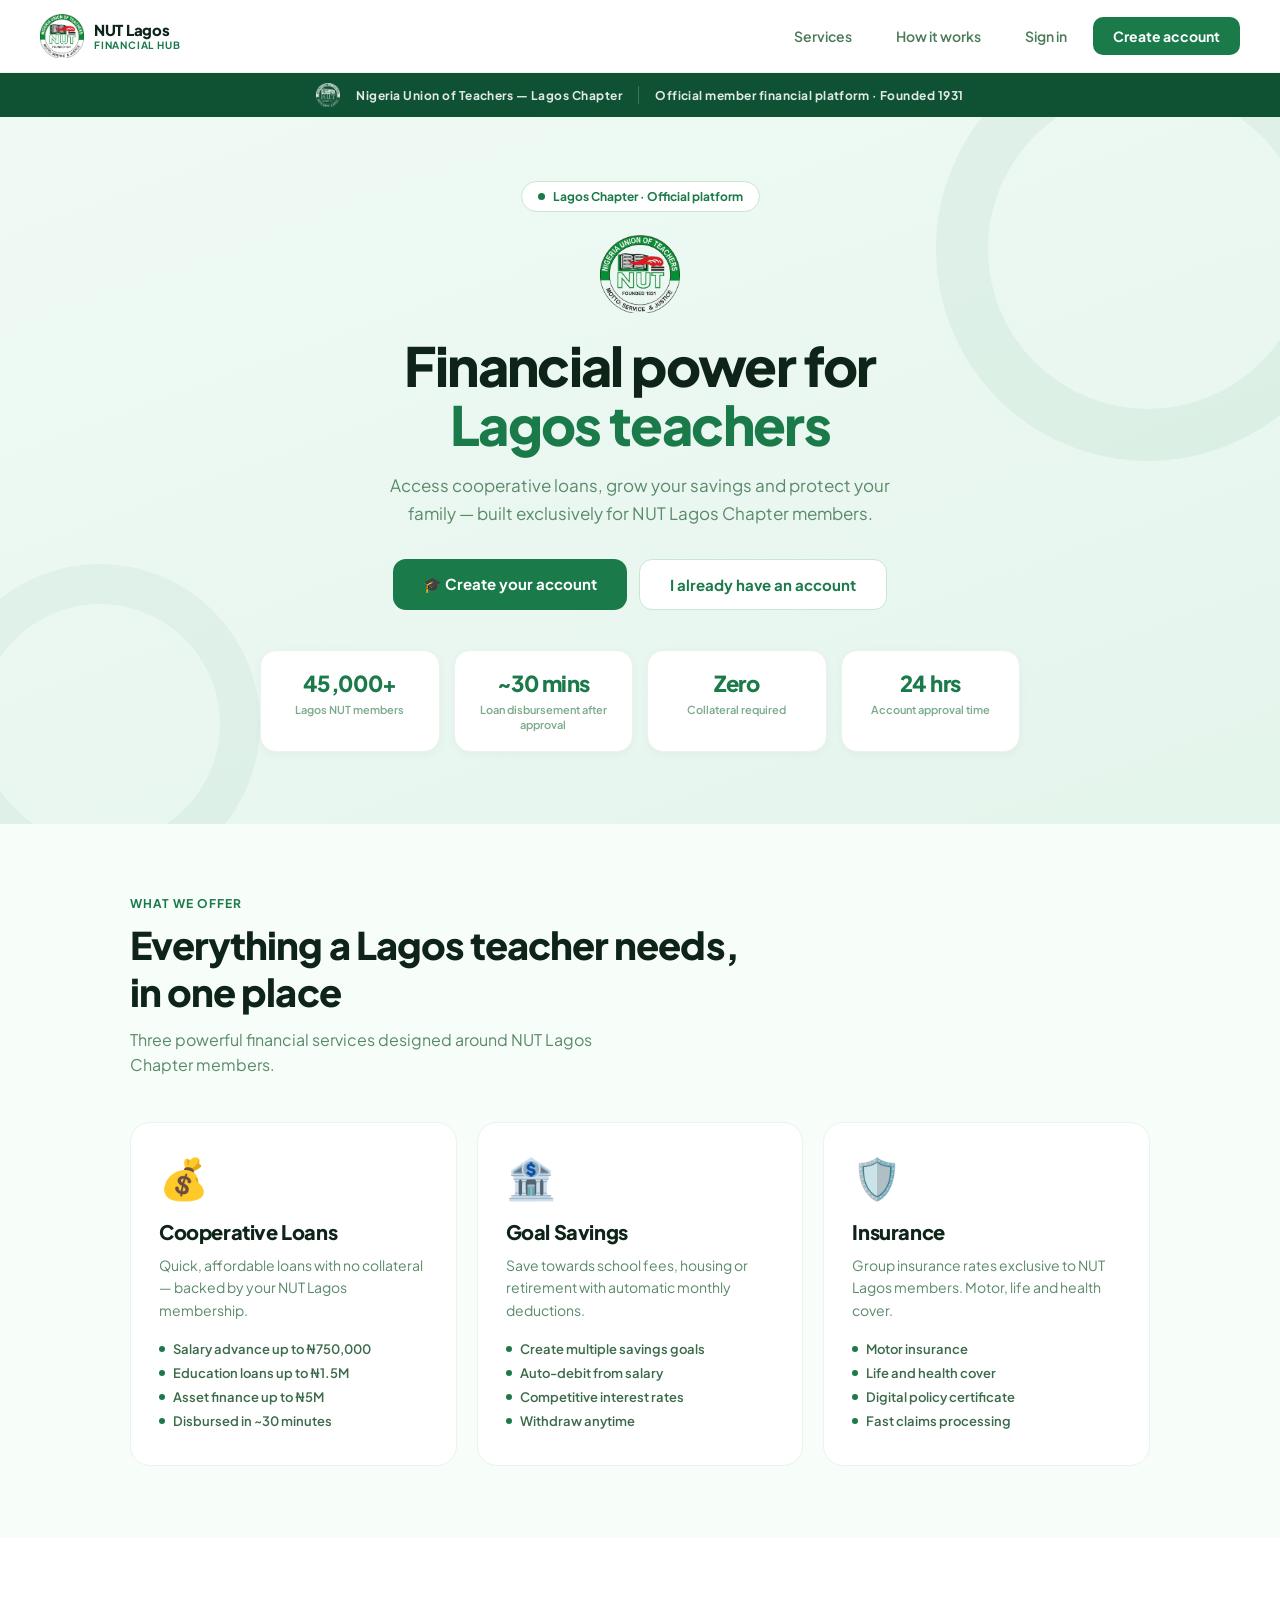
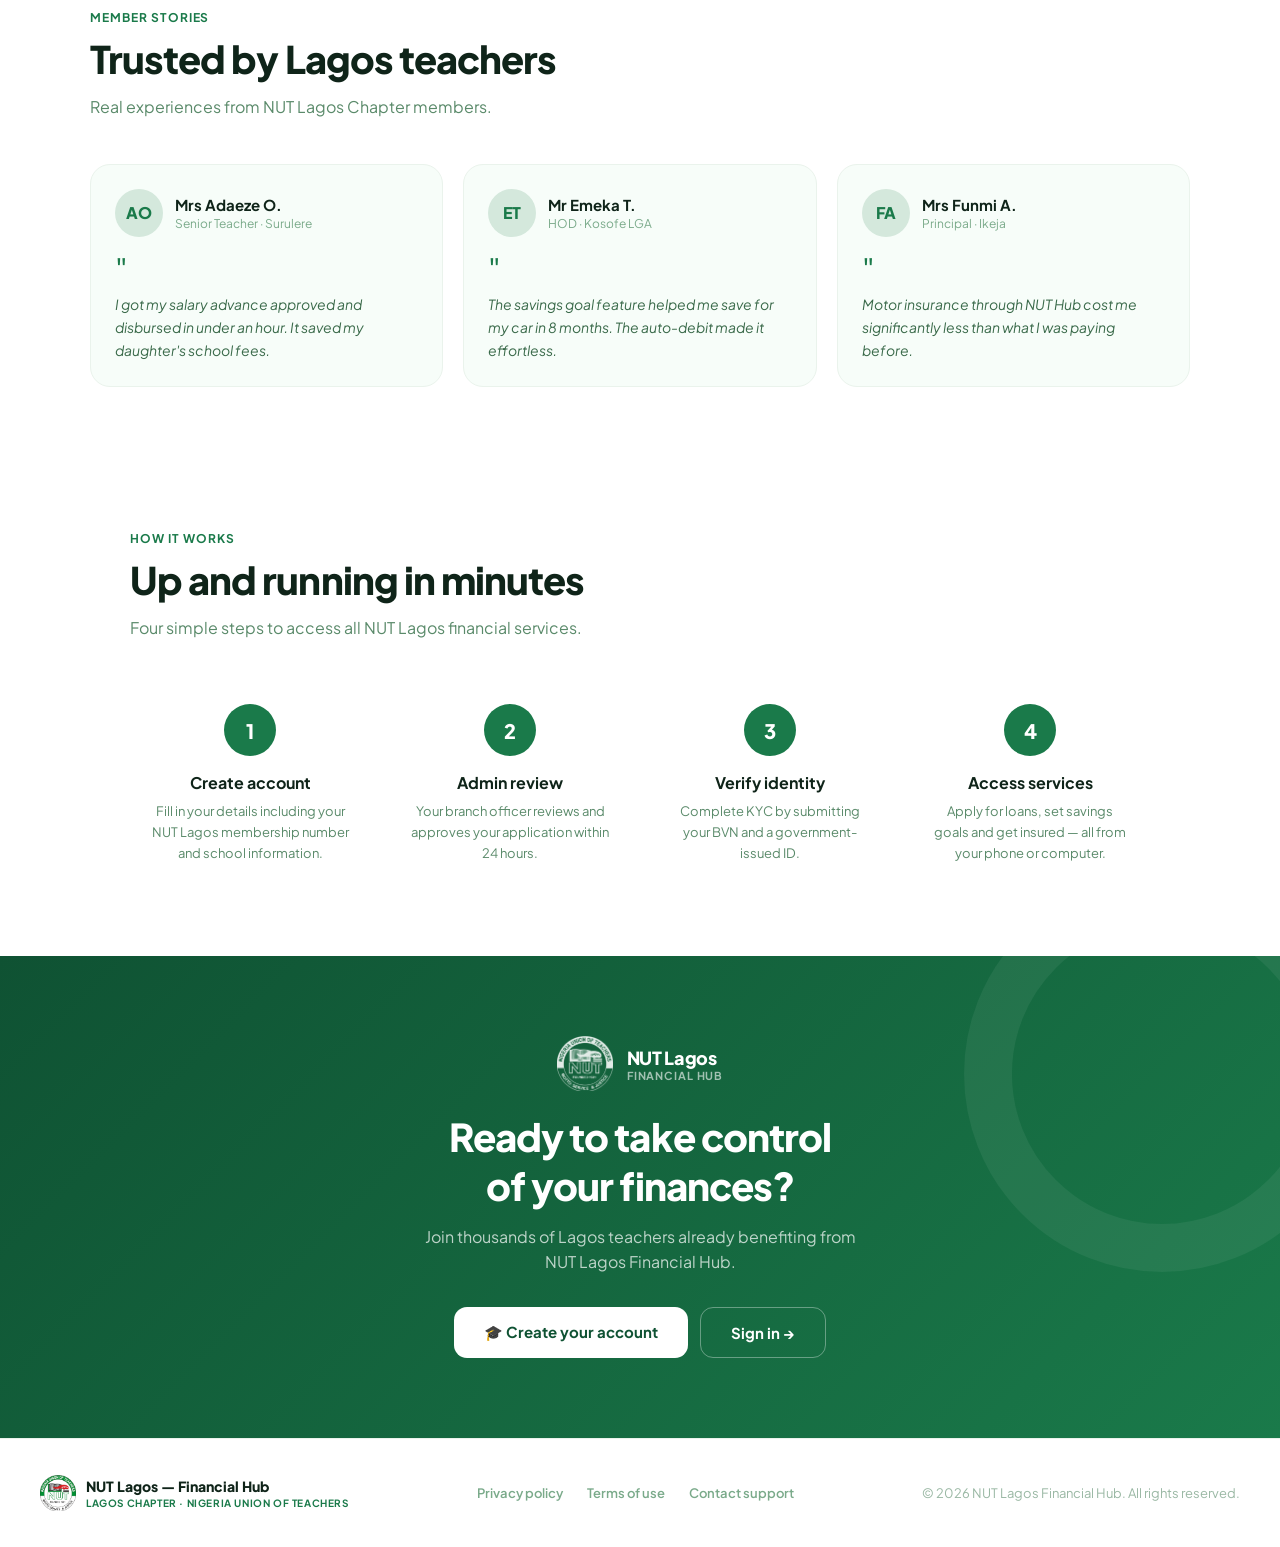
<file: index.html>
<!DOCTYPE html>
<html lang="en">
<head>
  <meta charset="UTF-8" />
  <meta name="viewport" content="width=device-width, initial-scale=1.0" />
  <title>NUT Lagos — Financial Hub</title>
  <link href="https://fonts.googleapis.com/css2?family=Plus+Jakarta+Sans:wght@400;500;600;700;800&display=swap" rel="stylesheet" />
  <style>
    * { box-sizing: border-box; margin: 0; padding: 0; }
    body { font-family: 'Plus Jakarta Sans', sans-serif; -webkit-font-smoothing: antialiased; }

    /* ── DESKTOP (default) ── */
    .mobile-view { display: none; }
    .desktop-view { display: block; }

    /* ── MOBILE ── */
    @media (max-width: 768px) {
      .desktop-view { display: none; }
      .mobile-view {
        display: flex;
        flex-direction: column;
        min-height: 100vh;
        background: linear-gradient(160deg, #0f5233 0%, #1a7a4a 60%, #2a9a5a 100%);
        color: white;
      }
    }

    /* ════════════════════════════════
       MOBILE STYLES
    ════════════════════════════════ */
    .m-status {
      padding: 14px 24px 0;
      display: flex;
      justify-content: space-between;
      align-items: center;
    }

    .m-status-time {
      font-size: 13px;
      font-weight: 700;
      color: rgba(255,255,255,0.7);
    }

    .m-status-icons {
      font-size: 12px;
      color: rgba(255,255,255,0.6);
    }

    .m-body {
      flex: 1;
      display: flex;
      flex-direction: column;
      align-items: center;
      padding: 28px 24px 20px;
      text-align: center;
    }

    .m-logo {
      width: 80px;
      height: 80px;
      object-fit: contain;
      margin-bottom: 16px;
      filter: brightness(0) invert(1);
      opacity: 0.92;
    }

    .m-chapter-pill {
      display: inline-flex;
      align-items: center;
      gap: 6px;
      padding: 6px 14px;
      background: rgba(255,255,255,0.12);
      border: 1px solid rgba(255,255,255,0.2);
      border-radius: 999px;
      font-size: 11px;
      font-weight: 700;
      color: rgba(255,255,255,0.88);
      margin-bottom: 20px;
    }

    .m-chapter-dot {
      width: 5px;
      height: 5px;
      border-radius: 50%;
      background: #f5d98a;
    }

    .m-h1 {
      font-size: 30px;
      font-weight: 800;
      color: white;
      letter-spacing: -0.03em;
      line-height: 1.1;
      margin-bottom: 12px;
    }

    .m-h1 span { color: #f5d98a; }

    .m-sub {
      font-size: 14px;
      color: rgba(255,255,255,0.68);
      line-height: 1.6;
      margin-bottom: 24px;
      max-width: 300px;
    }

    .m-metrics {
      display: grid;
      grid-template-columns: 1fr 1fr;
      gap: 8px;
      width: 100%;
      margin-bottom: 28px;
    }

    .m-metric {
      background: rgba(255,255,255,0.1);
      border-radius: 14px;
      padding: 12px 10px;
      text-align: center;
    }

    .m-metric-num {
      font-size: 16px;
      font-weight: 800;
      color: white;
      letter-spacing: -0.02em;
      margin-bottom: 3px;
    }

    .m-metric-num.gold { color: #f5d98a; }

    .m-metric-label {
      font-size: 10px;
      font-weight: 600;
      color: rgba(255,255,255,0.6);
      line-height: 1.3;
    }

    .m-btns {
      width: 100%;
      display: flex;
      flex-direction: column;
      gap: 10px;
    }

    .m-btn-primary {
      width: 100%;
      padding: 16px;
      background: #f5d98a;
      color: #0f2419;
      border: none;
      border-radius: 14px;
      font-family: inherit;
      font-size: 16px;
      font-weight: 800;
      cursor: pointer;
      text-decoration: none;
      display: block;
      text-align: center;
      transition: background 0.15s;
    }

    .m-btn-primary:hover { background: #f0cc6a; }

    .m-btn-secondary {
      width: 100%;
      padding: 16px;
      background: rgba(255,255,255,0.1);
      color: white;
      border: 1.5px solid rgba(255,255,255,0.25);
      border-radius: 14px;
      font-family: inherit;
      font-size: 16px;
      font-weight: 700;
      cursor: pointer;
      text-decoration: none;
      display: block;
      text-align: center;
      transition: background 0.15s;
    }

    .m-btn-secondary:hover { background: rgba(255,255,255,0.18); }

    .m-footer {
      padding: 16px 24px 28px;
      text-align: center;
    }

    .m-footer-text {
      font-size: 10px;
      color: rgba(255,255,255,0.35);
      line-height: 1.5;
      margin-bottom: 12px;
    }

    .m-home-indicator {
      width: 100px;
      height: 4px;
      background: rgba(255,255,255,0.2);
      border-radius: 2px;
      margin: 0 auto;
    }

    /* ════════════════════════════════
       DESKTOP STYLES
    ════════════════════════════════ */
    .desktop-view { background: #ffffff; color: #0f2419; }

    nav {
      display: flex;
      align-items: center;
      justify-content: space-between;
      padding: 14px 40px;
      border-bottom: 1px solid #eaf3ec;
      position: sticky;
      top: 0;
      background: rgba(255,255,255,0.97);
      backdrop-filter: blur(10px);
      z-index: 100;
    }

    .nav-logo { display: flex; align-items: center; gap: 10px; }
    .nav-logo img { width: 44px; height: 44px; object-fit: contain; }
    .nav-logo-text { display: flex; flex-direction: column; line-height: 1.2; }
    .nav-logo-name { font-size: 15px; font-weight: 800; color: #0f2419; letter-spacing: -0.02em; }
    .nav-logo-sub { font-size: 10px; font-weight: 700; color: #1a7a4a; text-transform: uppercase; letter-spacing: 0.08em; }

    .nav-links { display: flex; align-items: center; gap: 8px; }

    .nav-link {
      padding: 10px 18px;
      border-radius: 10px;
      font-size: 14px;
      font-weight: 600;
      cursor: pointer;
      border: none;
      font-family: inherit;
      transition: all 0.15s;
      text-decoration: none;
      background: none;
      color: #4a7a5a;
    }

    .nav-link:hover { background: #f0faf5; }

    .nav-cta {
      padding: 10px 20px;
      background: #1a7a4a;
      color: white;
      border: none;
      border-radius: 10px;
      font-family: inherit;
      font-size: 14px;
      font-weight: 700;
      cursor: pointer;
      text-decoration: none;
      transition: background 0.15s;
    }

    .nav-cta:hover { background: #155f3a; }

    .chapter-bar {
      background: #0f5233;
      padding: 10px 40px;
      display: flex;
      align-items: center;
      justify-content: center;
      gap: 16px;
      flex-wrap: wrap;
    }

    .chapter-bar img {
      width: 24px;
      height: 24px;
      object-fit: contain;
      filter: brightness(0) invert(1);
      opacity: 0.85;
    }

    .chapter-bar-text { font-size: 12px; font-weight: 700; color: rgba(255,255,255,0.88); letter-spacing: 0.04em; }
    .chapter-bar-div { width: 1px; height: 18px; background: rgba(255,255,255,0.2); }

    .hero {
      background: linear-gradient(160deg, #f0faf5 0%, #e4f5ec 100%);
      padding: 64px 40px 72px;
      text-align: center;
      position: relative;
      overflow: hidden;
    }

    .hero::before { content: ''; position: absolute; right: -80px; top: -80px; width: 320px; height: 320px; border-radius: 50%; border: 52px solid rgba(26,122,74,0.06); }
    .hero::after { content: ''; position: absolute; left: -60px; bottom: -60px; width: 240px; height: 240px; border-radius: 50%; border: 40px solid rgba(26,122,74,0.05); }

    .hero-badge {
      display: inline-flex;
      align-items: center;
      gap: 8px;
      padding: 7px 16px;
      background: white;
      border: 1px solid #c8e6d4;
      border-radius: 999px;
      font-size: 12px;
      font-weight: 700;
      color: #1a7a4a;
      margin-bottom: 22px;
      position: relative;
    }

    .hero-badge-dot { width: 7px; height: 7px; border-radius: 50%; background: #1a7a4a; }

    .hero-logo {
      width: 80px;
      height: 80px;
      object-fit: contain;
      margin: 0 auto 22px;
      display: block;
      position: relative;
    }

    .hero h1 {
      font-size: clamp(32px, 5vw, 54px);
      font-weight: 800;
      color: #0f2419;
      letter-spacing: -0.03em;
      line-height: 1.1;
      margin-bottom: 16px;
      position: relative;
    }

    .hero h1 .highlight { color: #1a7a4a; }

    .hero-sub {
      font-size: 17px;
      color: #5a8a6a;
      max-width: 520px;
      margin: 0 auto 32px;
      line-height: 1.65;
      position: relative;
    }

    .hero-btns {
      display: flex;
      gap: 12px;
      justify-content: center;
      flex-wrap: wrap;
      margin-bottom: 40px;
      position: relative;
    }

    .btn-primary {
      padding: 15px 30px;
      background: #1a7a4a;
      color: white;
      border: none;
      border-radius: 13px;
      font-family: inherit;
      font-size: 15px;
      font-weight: 700;
      cursor: pointer;
      transition: all 0.15s;
      text-decoration: none;
      display: inline-flex;
      align-items: center;
      gap: 8px;
    }

    .btn-primary:hover { background: #155f3a; transform: translateY(-1px); }

    .btn-secondary {
      padding: 15px 30px;
      background: white;
      color: #1a7a4a;
      border: 1.5px solid #c8e6d4;
      border-radius: 13px;
      font-family: inherit;
      font-size: 15px;
      font-weight: 700;
      cursor: pointer;
      transition: all 0.15s;
      text-decoration: none;
      display: inline-flex;
      align-items: center;
      gap: 8px;
    }

    .btn-secondary:hover { background: #f0faf5; border-color: #1a7a4a; }

    .metrics {
      display: grid;
      grid-template-columns: repeat(4, 1fr);
      gap: 14px;
      max-width: 760px;
      margin: 0 auto;
      position: relative;
    }

    .metric-card {
      background: white;
      border: 1px solid #eaf3ec;
      border-radius: 16px;
      padding: 18px 14px;
      text-align: center;
      box-shadow: 0 2px 8px rgba(0,0,0,0.04);
    }

    .metric-num { font-size: 22px; font-weight: 800; color: #1a7a4a; letter-spacing: -0.02em; margin-bottom: 5px; }
    .metric-label { font-size: 11px; font-weight: 600; color: #7aaa8a; line-height: 1.4; }

    .services-wrap { background: #f7fdf9; }

    .section { padding: 72px 40px; max-width: 1100px; margin: 0 auto; }

    .section-label { font-size: 12px; font-weight: 700; color: #1a7a4a; text-transform: uppercase; letter-spacing: 0.08em; margin-bottom: 10px; }
    .section-title { font-size: clamp(26px, 3vw, 38px); font-weight: 800; letter-spacing: -0.025em; margin-bottom: 12px; color: #0f2419; }
    .section-sub { font-size: 16px; color: #5a8a6a; max-width: 500px; line-height: 1.6; margin-bottom: 44px; }

    .services-grid { display: grid; grid-template-columns: repeat(3, 1fr); gap: 20px; }

    .service-card {
      background: white;
      border: 1px solid #eaf3ec;
      border-radius: 20px;
      padding: 28px;
      transition: all 0.2s;
    }

    .service-card:hover { transform: translateY(-4px); box-shadow: 0 12px 40px rgba(26,122,74,0.1); border-color: #c8e6d4; }

    .service-icon { font-size: 40px; margin-bottom: 16px; display: block; }
    .service-title { font-size: 20px; font-weight: 800; color: #0f2419; margin-bottom: 10px; letter-spacing: -0.02em; }
    .service-desc { font-size: 14px; color: #5a8a6a; line-height: 1.6; margin-bottom: 20px; }

    .service-feature { display: flex; align-items: center; gap: 8px; font-size: 13px; color: #3a6a4a; font-weight: 600; margin-bottom: 8px; }
    .feature-dot { width: 6px; height: 6px; border-radius: 50%; background: #1a7a4a; flex-shrink: 0; }

    .testi-section { background: white; padding: 72px 40px; }
    .testi-inner { max-width: 1100px; margin: 0 auto; }
    .testi-grid { display: grid; grid-template-columns: repeat(3, 1fr); gap: 20px; margin-top: 44px; }

    .testi-card { background: #f7fdf9; border: 1px solid #eaf3ec; border-radius: 20px; padding: 24px; }
    .testi-top { display: flex; align-items: center; gap: 12px; margin-bottom: 16px; }

    .testi-avatar {
      width: 48px;
      height: 48px;
      border-radius: 50%;
      background: #d4e8dc;
      display: flex;
      align-items: center;
      justify-content: center;
      font-size: 16px;
      font-weight: 800;
      color: #1a7a4a;
      flex-shrink: 0;
    }

    .testi-name { font-size: 15px; font-weight: 700; color: #0f2419; }
    .testi-role { font-size: 12px; color: #7aaa8a; margin-top: 2px; }
    .testi-open { font-size: 32px; color: #1a7a4a; line-height: 1; display: block; margin-bottom: 8px; }
    .testi-quote { font-size: 14px; color: #3a6a4a; line-height: 1.65; font-style: italic; }

    .how-section { padding: 72px 40px; max-width: 1100px; margin: 0 auto; }
    .steps-grid { display: grid; grid-template-columns: repeat(4, 1fr); gap: 20px; margin-top: 44px; }
    .step-card { text-align: center; padding: 20px; }

    .step-number {
      width: 52px;
      height: 52px;
      border-radius: 50%;
      background: #1a7a4a;
      color: white;
      font-size: 20px;
      font-weight: 800;
      display: flex;
      align-items: center;
      justify-content: center;
      margin: 0 auto 16px;
    }

    .step-title { font-size: 16px; font-weight: 700; color: #0f2419; margin-bottom: 8px; }
    .step-desc { font-size: 13px; color: #5a8a6a; line-height: 1.6; }

    .cta-section {
      background: linear-gradient(135deg, #0f5233 0%, #1a7a4a 100%);
      padding: 80px 40px;
      text-align: center;
      position: relative;
      overflow: hidden;
    }

    .cta-section::before { content: ''; position: absolute; right: -80px; top: -80px; width: 300px; height: 300px; border-radius: 50%; border: 48px solid rgba(255,255,255,0.06); }

    .cta-logo-row { display: flex; align-items: center; justify-content: center; gap: 14px; margin-bottom: 20px; position: relative; }
    .cta-logo-row img { width: 56px; height: 56px; object-fit: contain; filter: brightness(0) invert(1); opacity: 0.88; }
    .cta-logo-name { font-size: 18px; font-weight: 800; color: white; text-align: left; letter-spacing: -0.02em; }
    .cta-logo-sub { font-size: 11px; font-weight: 700; color: rgba(255,255,255,0.6); text-transform: uppercase; letter-spacing: 0.08em; }

    .cta-section h2 { font-size: clamp(26px, 3vw, 40px); font-weight: 800; color: white; letter-spacing: -0.025em; margin-bottom: 14px; position: relative; }
    .cta-section p { font-size: 16px; color: rgba(255,255,255,0.72); margin-bottom: 32px; max-width: 460px; margin-left: auto; margin-right: auto; line-height: 1.6; position: relative; }

    .cta-actions { display: flex; gap: 12px; justify-content: center; flex-wrap: wrap; position: relative; }

    .btn-white { padding: 15px 30px; background: white; color: #0f5233; border: none; border-radius: 13px; font-family: inherit; font-size: 15px; font-weight: 700; cursor: pointer; text-decoration: none; transition: all 0.15s; }
    .btn-white:hover { transform: translateY(-1px); }

    .btn-outline-white { padding: 15px 30px; background: transparent; color: white; border: 1.5px solid rgba(255,255,255,0.35); border-radius: 13px; font-family: inherit; font-size: 15px; font-weight: 700; cursor: pointer; text-decoration: none; transition: all 0.15s; }
    .btn-outline-white:hover { background: rgba(255,255,255,0.1); }

    footer { padding: 36px 40px; border-top: 1px solid #eaf3ec; display: flex; align-items: center; justify-content: space-between; flex-wrap: wrap; gap: 16px; background: white; }
    .footer-logo { display: flex; align-items: center; gap: 10px; }
    .footer-logo img { width: 36px; height: 36px; object-fit: contain; }
    .footer-logo-name { font-size: 14px; font-weight: 800; color: #0f2419; }
    .footer-logo-sub { font-size: 10px; font-weight: 700; color: #1a7a4a; text-transform: uppercase; letter-spacing: 0.06em; margin-top: 2px; }
    .footer-links { display: flex; gap: 24px; }
    .footer-link { font-size: 13px; color: #7aaa8a; font-weight: 600; text-decoration: none; cursor: pointer; }
    .footer-link:hover { color: #1a7a4a; }
    .footer-copy { font-size: 13px; color: #9ab8a4; }
  </style>
</head>
<body>

  <!-- ══════════════════════════════
       MOBILE VIEW
  ══════════════════════════════ -->
  <div class="mobile-view">

    <div class="m-status">
      <span class="m-status-time" id="mTime">9:30</span>
      <span class="m-status-icons">● ● ●</span>
    </div>

    <div class="m-body">
      <img class="m-logo" src="NUT_LOGO-removebg-preview.png" alt="NUT Lagos" />

      <div class="m-chapter-pill">
        <div class="m-chapter-dot"></div>
        Lagos Chapter · Official platform
      </div>

      <h1 class="m-h1">Financial power for<br/><span>Lagos teachers</span></h1>

      <p class="m-sub">Loans, savings and insurance — built exclusively for NUT Lagos Chapter members.</p>

      <div class="m-metrics">
        <div class="m-metric">
          <div class="m-metric-num">45,000+</div>
          <div class="m-metric-label">NUT Lagos members</div>
        </div>
        <div class="m-metric">
          <div class="m-metric-num gold">~30 mins</div>
          <div class="m-metric-label">Loan disbursement</div>
        </div>
        <div class="m-metric">
          <div class="m-metric-num">Zero</div>
          <div class="m-metric-label">Collateral required</div>
        </div>
        <div class="m-metric">
          <div class="m-metric-num">24 hrs</div>
          <div class="m-metric-label">Account approval</div>
        </div>
      </div>

      <div class="m-btns">
        <a class="m-btn-primary" href="signup.html">Create your account</a>
        <a class="m-btn-secondary" href="login.html">I already have an account</a>
      </div>
    </div>

    <div class="m-footer">
      <div class="m-footer-text">Nigeria Union of Teachers · Lagos Chapter · Founded 1931</div>
      <div class="m-home-indicator"></div>
    </div>

  </div>

  <!-- ══════════════════════════════
       DESKTOP VIEW
  ══════════════════════════════ -->
  <div class="desktop-view">

    <nav>
      <div class="nav-logo">
        <img src="NUT_LOGO-removebg-preview.png" alt="NUT Lagos" />
        <div class="nav-logo-text">
          <div class="nav-logo-name">NUT Lagos</div>
          <div class="nav-logo-sub">Financial Hub</div>
        </div>
      </div>
      <div class="nav-links">
        <a class="nav-link" href="#services">Services</a>
        <a class="nav-link" href="#how">How it works</a>
        <a class="nav-link" href="login.html">Sign in</a>
        <a class="nav-cta" href="signup.html">Create account</a>
      </div>
    </nav>

    <div class="chapter-bar">
      <img src="NUT_LOGO-removebg-preview.png" alt="NUT" />
      <div class="chapter-bar-text">Nigeria Union of Teachers — Lagos Chapter</div>
      <div class="chapter-bar-div"></div>
      <div class="chapter-bar-text">Official member financial platform · Founded 1931</div>
    </div>

    <div class="hero">
      <div class="hero-badge"><div class="hero-badge-dot"></div>Lagos Chapter · Official platform</div>
      <img class="hero-logo" src="NUT_LOGO-removebg-preview.png" alt="NUT Lagos" />
      <h1>Financial power for<br/><span class="highlight">Lagos teachers</span></h1>
      <p class="hero-sub">Access cooperative loans, grow your savings and protect your family — built exclusively for NUT Lagos Chapter members.</p>
      <div class="hero-btns">
        <a class="btn-primary" href="signup.html">🎓 Create your account</a>
        <a class="btn-secondary" href="login.html">I already have an account</a>
      </div>
      <div class="metrics">
        <div class="metric-card">
          <div class="metric-num">45,000+</div>
          <div class="metric-label">Lagos NUT members</div>
        </div>
        <div class="metric-card">
          <div class="metric-num">~30 mins</div>
          <div class="metric-label">Loan disbursement after approval</div>
        </div>
        <div class="metric-card">
          <div class="metric-num">Zero</div>
          <div class="metric-label">Collateral required</div>
        </div>
        <div class="metric-card">
          <div class="metric-num">24 hrs</div>
          <div class="metric-label">Account approval time</div>
        </div>
      </div>
    </div>

    <div class="services-wrap" id="services">
      <div class="section">
        <div class="section-label">What we offer</div>
        <div class="section-title">Everything a Lagos teacher needs,<br/>in one place</div>
        <p class="section-sub">Three powerful financial services designed around NUT Lagos Chapter members.</p>
        <div class="services-grid">
          <div class="service-card">
            <span class="service-icon">💰</span>
            <div class="service-title">Cooperative Loans</div>
            <p class="service-desc">Quick, affordable loans with no collateral — backed by your NUT Lagos membership.</p>
            <div class="service-feature"><div class="feature-dot"></div>Salary advance up to ₦750,000</div>
            <div class="service-feature"><div class="feature-dot"></div>Education loans up to ₦1.5M</div>
            <div class="service-feature"><div class="feature-dot"></div>Asset finance up to ₦5M</div>
            <div class="service-feature"><div class="feature-dot"></div>Disbursed in ~30 minutes</div>
          </div>
          <div class="service-card">
            <span class="service-icon">🏦</span>
            <div class="service-title">Goal Savings</div>
            <p class="service-desc">Save towards school fees, housing or retirement with automatic monthly deductions.</p>
            <div class="service-feature"><div class="feature-dot"></div>Create multiple savings goals</div>
            <div class="service-feature"><div class="feature-dot"></div>Auto-debit from salary</div>
            <div class="service-feature"><div class="feature-dot"></div>Competitive interest rates</div>
            <div class="service-feature"><div class="feature-dot"></div>Withdraw anytime</div>
          </div>
          <div class="service-card">
            <span class="service-icon">🛡️</span>
            <div class="service-title">Insurance</div>
            <p class="service-desc">Group insurance rates exclusive to NUT Lagos members. Motor, life and health cover.</p>
            <div class="service-feature"><div class="feature-dot"></div>Motor insurance</div>
            <div class="service-feature"><div class="feature-dot"></div>Life and health cover</div>
            <div class="service-feature"><div class="feature-dot"></div>Digital policy certificate</div>
            <div class="service-feature"><div class="feature-dot"></div>Fast claims processing</div>
          </div>
        </div>
      </div>
    </div>

    <div class="testi-section">
      <div class="testi-inner">
        <div class="section-label">Member stories</div>
        <div class="section-title">Trusted by Lagos teachers</div>
        <p class="section-sub">Real experiences from NUT Lagos Chapter members.</p>
        <div class="testi-grid">
          <div class="testi-card">
            <div class="testi-top">
              <div class="testi-avatar">AO</div>
              <div><div class="testi-name">Mrs Adaeze O.</div><div class="testi-role">Senior Teacher · Surulere</div></div>
            </div>
            <span class="testi-open">"</span>
            <div class="testi-quote">I got my salary advance approved and disbursed in under an hour. It saved my daughter's school fees.</div>
          </div>
          <div class="testi-card">
            <div class="testi-top">
              <div class="testi-avatar">ET</div>
              <div><div class="testi-name">Mr Emeka T.</div><div class="testi-role">HOD · Kosofe LGA</div></div>
            </div>
            <span class="testi-open">"</span>
            <div class="testi-quote">The savings goal feature helped me save for my car in 8 months. The auto-debit made it effortless.</div>
          </div>
          <div class="testi-card">
            <div class="testi-top">
              <div class="testi-avatar">FA</div>
              <div><div class="testi-name">Mrs Funmi A.</div><div class="testi-role">Principal · Ikeja</div></div>
            </div>
            <span class="testi-open">"</span>
            <div class="testi-quote">Motor insurance through NUT Hub cost me significantly less than what I was paying before.</div>
          </div>
        </div>
      </div>
    </div>

    <div id="how">
      <div class="how-section">
        <div class="section-label">How it works</div>
        <div class="section-title">Up and running in minutes</div>
        <p class="section-sub">Four simple steps to access all NUT Lagos financial services.</p>
        <div class="steps-grid">
          <div class="step-card">
            <div class="step-number">1</div>
            <div class="step-title">Create account</div>
            <p class="step-desc">Fill in your details including your NUT Lagos membership number and school information.</p>
          </div>
          <div class="step-card">
            <div class="step-number">2</div>
            <div class="step-title">Admin review</div>
            <p class="step-desc">Your branch officer reviews and approves your application within 24 hours.</p>
          </div>
          <div class="step-card">
            <div class="step-number">3</div>
            <div class="step-title">Verify identity</div>
            <p class="step-desc">Complete KYC by submitting your BVN and a government-issued ID.</p>
          </div>
          <div class="step-card">
            <div class="step-number">4</div>
            <div class="step-title">Access services</div>
            <p class="step-desc">Apply for loans, set savings goals and get insured — all from your phone or computer.</p>
          </div>
        </div>
      </div>
    </div>

    <div class="cta-section">
      <div class="cta-logo-row">
        <img src="NUT_LOGO-removebg-preview.png" alt="NUT Lagos" />
        <div>
          <div class="cta-logo-name">NUT Lagos</div>
          <div class="cta-logo-sub">Financial Hub</div>
        </div>
      </div>
      <h2>Ready to take control<br/>of your finances?</h2>
      <p>Join thousands of Lagos teachers already benefiting from NUT Lagos Financial Hub.</p>
      <div class="cta-actions">
        <a class="btn-white" href="signup.html">🎓 Create your account</a>
        <a class="btn-outline-white" href="login.html">Sign in →</a>
      </div>
    </div>

    <footer>
      <div class="footer-logo">
        <img src="NUT_LOGO-removebg-preview.png" alt="NUT Lagos" />
        <div>
          <div class="footer-logo-name">NUT Lagos — Financial Hub</div>
          <div class="footer-logo-sub">Lagos Chapter · Nigeria Union of Teachers</div>
        </div>
      </div>
      <div class="footer-links">
        <a class="footer-link">Privacy policy</a>
        <a class="footer-link">Terms of use</a>
        <a class="footer-link">Contact support</a>
      </div>
      <div class="footer-copy">© 2026 NUT Lagos Financial Hub. All rights reserved.</div>
    </footer>

  </div>

  <script>
    const t = new Date();
    const h = t.getHours();
    const m = t.getMinutes().toString().padStart(2,'0');
    const el = document.getElementById('mTime');
    if (el) el.textContent = h + ':' + m;
  </script>

</body>
</html>
</file>
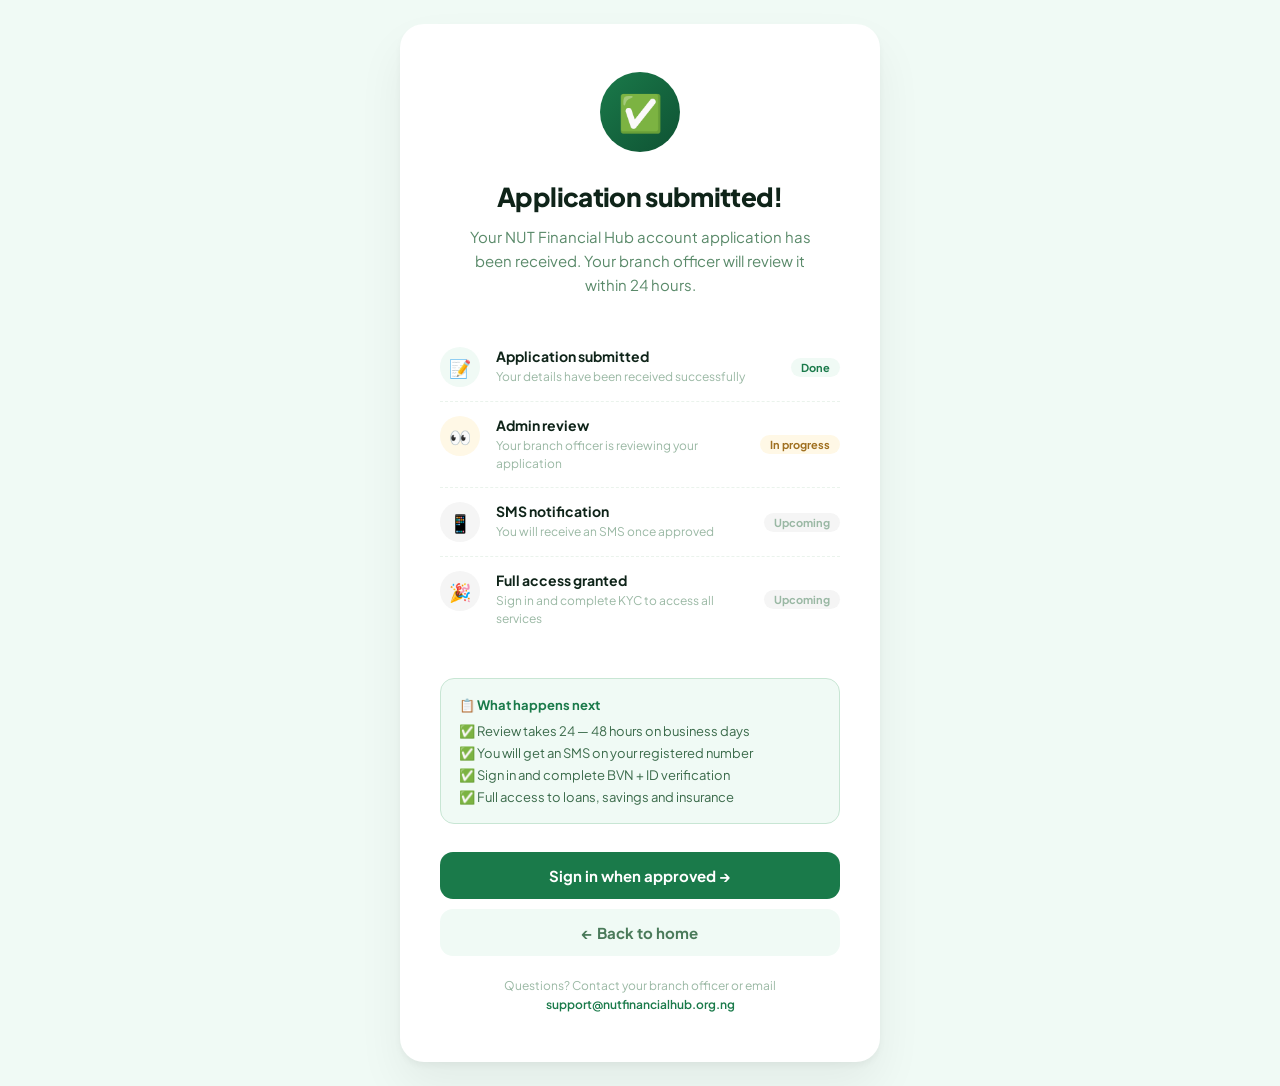
<file: pending.html>
<!DOCTYPE html>
<html lang="en">
<head>
  <meta charset="UTF-8" />
  <meta name="viewport" content="width=device-width, initial-scale=1.0" />
  <title>NUT Financial Hub — Application Submitted</title>
  <link href="https://fonts.googleapis.com/css2?family=Plus+Jakarta+Sans:wght@400;500;600;700;800&display=swap" rel="stylesheet" />
  <style>
    * { box-sizing: border-box; margin: 0; padding: 0; }

    body {
      font-family: 'Plus Jakarta Sans', sans-serif;
      background: #f0faf5;
      min-height: 100vh;
      display: flex;
      align-items: center;
      justify-content: center;
      padding: 24px;
      -webkit-font-smoothing: antialiased;
    }

    .card {
      background: white;
      border-radius: 24px;
      padding: 48px 40px;
      width: 100%;
      max-width: 480px;
      box-shadow: 0 4px 6px rgba(0,0,0,0.04), 0 24px 48px rgba(0,0,0,0.06);
      text-align: center;
    }

    .success-icon {
      width: 80px;
      height: 80px;
      background: linear-gradient(135deg, #1a7a4a, #0f5233);
      border-radius: 50%;
      display: flex;
      align-items: center;
      justify-content: center;
      font-size: 36px;
      margin: 0 auto 28px;
      animation: popIn 0.4s cubic-bezier(0.34, 1.56, 0.64, 1);
    }

    @keyframes popIn {
      from { transform: scale(0); opacity: 0; }
      to { transform: scale(1); opacity: 1; }
    }

    h1 {
      font-size: 26px;
      font-weight: 800;
      color: #0f2419;
      letter-spacing: -0.025em;
      margin-bottom: 12px;
    }

    .subtitle {
      font-size: 15px;
      color: #5a8a6a;
      line-height: 1.6;
      margin-bottom: 36px;
      max-width: 360px;
      margin-left: auto;
      margin-right: auto;
    }

    /* Timeline */
    .timeline {
      text-align: left;
      margin-bottom: 36px;
    }

    .timeline-item {
      display: flex;
      gap: 16px;
      align-items: flex-start;
      padding: 14px 0;
      border-bottom: 1px dashed #eaf3ec;
      position: relative;
    }

    .timeline-item:last-child { border-bottom: none; }

    .timeline-icon {
      width: 40px;
      height: 40px;
      border-radius: 50%;
      display: flex;
      align-items: center;
      justify-content: center;
      font-size: 18px;
      flex-shrink: 0;
    }

    .timeline-icon.done { background: #f0faf5; }
    .timeline-icon.pending { background: #fff8e6; }
    .timeline-icon.upcoming { background: #f5f5f5; }

    .timeline-content { flex: 1; }

    .timeline-title {
      font-size: 14px;
      font-weight: 700;
      color: #0f2419;
      margin-bottom: 3px;
    }

    .timeline-sub {
      font-size: 12px;
      color: #9ab8a4;
      line-height: 1.5;
    }

    .timeline-badge {
      font-size: 11px;
      font-weight: 700;
      padding: 3px 10px;
      border-radius: 999px;
      flex-shrink: 0;
      align-self: center;
    }

    .badge-done {
      background: #f0faf5;
      color: #1a7a4a;
    }

    .badge-pending {
      background: #fff8e6;
      color: #a07020;
    }

    .badge-upcoming {
      background: #f5f5f5;
      color: #9ab8a4;
    }

    /* Info box */
    .info-box {
      background: #f0faf5;
      border: 1px solid #c8e6d4;
      border-radius: 14px;
      padding: 18px;
      margin-bottom: 28px;
      text-align: left;
    }

    .info-title {
      font-size: 13px;
      font-weight: 700;
      color: #1a7a4a;
      margin-bottom: 10px;
      display: flex;
      align-items: center;
      gap: 6px;
    }

    .info-item {
      display: flex;
      align-items: center;
      gap: 8px;
      font-size: 13px;
      color: #3a6a4a;
      margin-bottom: 6px;
    }

    .info-item:last-child { margin-bottom: 0; }

    /* Buttons */
    .btn {
      width: 100%;
      padding: 14px;
      border-radius: 13px;
      font-family: inherit;
      font-size: 15px;
      font-weight: 700;
      cursor: pointer;
      transition: all 0.15s;
      border: none;
      margin-bottom: 10px;
      text-decoration: none;
      display: flex;
      align-items: center;
      justify-content: center;
      gap: 8px;
    }

    .btn-primary {
      background: #1a7a4a;
      color: white;
    }

    .btn-primary:hover { background: #155f3a; }

    .btn-ghost {
      background: #f0faf5;
      color: #4a7a5a;
    }

    .btn-ghost:hover { background: #d4e8dc; }

    .footer-note {
      font-size: 12px;
      color: #9ab8a4;
      margin-top: 20px;
      line-height: 1.6;
    }

    .footer-note a {
      color: #1a7a4a;
      font-weight: 600;
      text-decoration: none;
    }

    @media (max-width: 480px) {
      .card { padding: 36px 24px; }
    }
  </style>
</head>
<body>

  <div class="card">

    <div class="success-icon">✅</div>

    <h1>Application submitted!</h1>
    <p class="subtitle">
      Your NUT Financial Hub account application has been received. Your branch officer will review it within 24 hours.
    </p>

    <!-- Timeline -->
    <div class="timeline">
      <div class="timeline-item">
        <div class="timeline-icon done">📝</div>
        <div class="timeline-content">
          <div class="timeline-title">Application submitted</div>
          <div class="timeline-sub">Your details have been received successfully</div>
        </div>
        <div class="timeline-badge badge-done">Done</div>
      </div>

      <div class="timeline-item">
        <div class="timeline-icon pending">👀</div>
        <div class="timeline-content">
          <div class="timeline-title">Admin review</div>
          <div class="timeline-sub">Your branch officer is reviewing your application</div>
        </div>
        <div class="timeline-badge badge-pending">In progress</div>
      </div>

      <div class="timeline-item">
        <div class="timeline-icon upcoming">📱</div>
        <div class="timeline-content">
          <div class="timeline-title">SMS notification</div>
          <div class="timeline-sub">You will receive an SMS once approved</div>
        </div>
        <div class="timeline-badge badge-upcoming">Upcoming</div>
      </div>

      <div class="timeline-item">
        <div class="timeline-icon upcoming">🎉</div>
        <div class="timeline-content">
          <div class="timeline-title">Full access granted</div>
          <div class="timeline-sub">Sign in and complete KYC to access all services</div>
        </div>
        <div class="timeline-badge badge-upcoming">Upcoming</div>
      </div>
    </div>

    <!-- What to expect -->
    <div class="info-box">
      <div class="info-title">📋 What happens next</div>
      <div class="info-item">✅ Review takes 24 — 48 hours on business days</div>
      <div class="info-item">✅ You will get an SMS on your registered number</div>
      <div class="info-item">✅ Sign in and complete BVN + ID verification</div>
      <div class="info-item">✅ Full access to loans, savings and insurance</div>
    </div>

    <a class="btn btn-primary" href="login.html">
      Sign in when approved →
    </a>

    <a class="btn btn-ghost" href="index.html">
      ← Back to home
    </a>

    <p class="footer-note">
      Questions? Contact your branch officer or email
      <a href="mailto:support@nutfinancialhub.org.ng">support@nutfinancialhub.org.ng</a>
    </p>

  </div>

</body>
</html>
</file>
